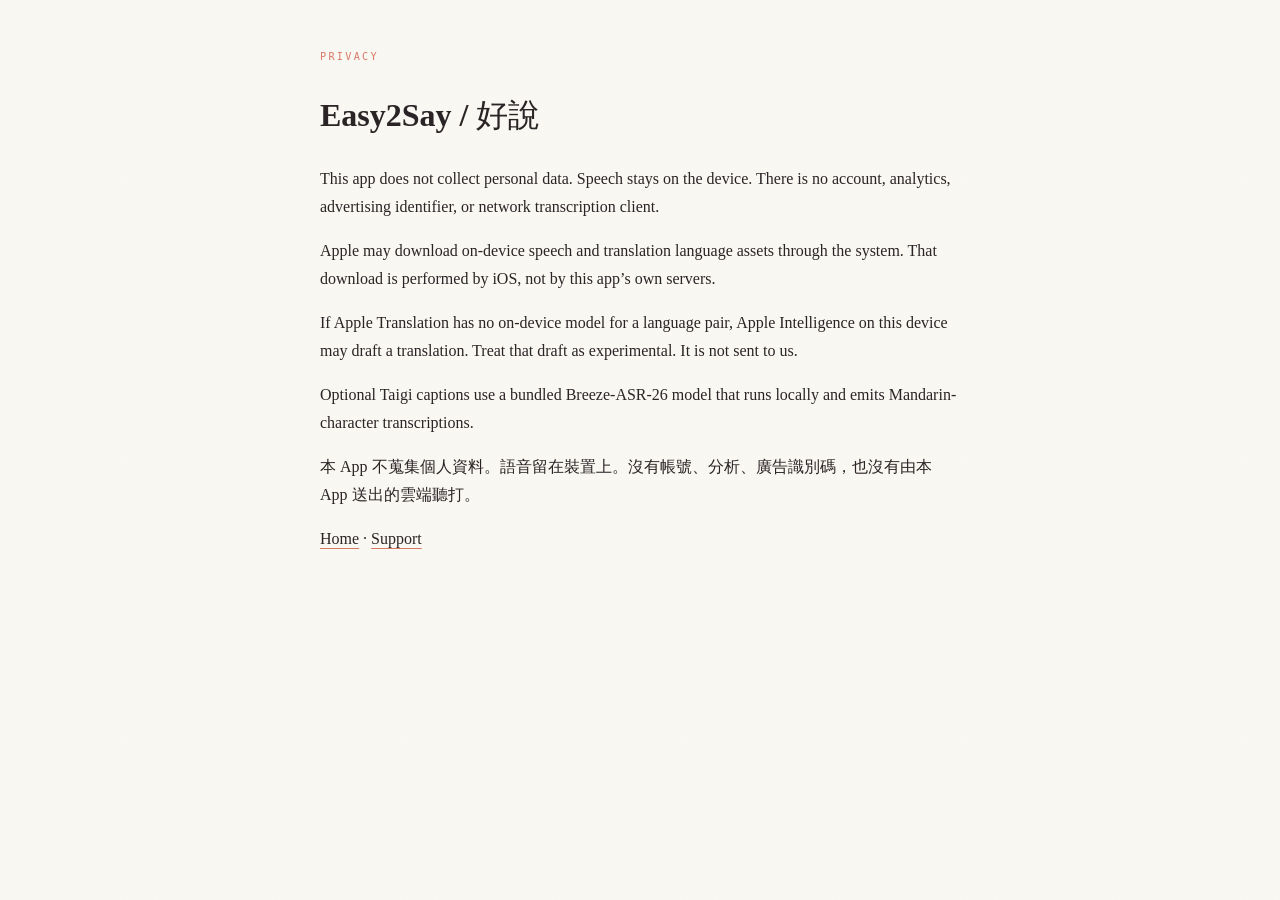
<file: docs/privacy.html>
<!DOCTYPE html>
<html lang="en">
<head>
  <meta charset="UTF-8" />
  <meta name="viewport" content="width=device-width, initial-scale=1" />
  <title>Easy2Say / 好說 — Privacy</title>
  <meta name="description" content="Easy2Say privacy policy: on-device bilingual captions with no accounts, analytics, telemetry, or cloud transcription." />
  <link rel="canonical" href="https://easy2say.app/privacy.html" />
  <link rel="stylesheet" href="css/styles.css?v=20260827-privacy" />
</head>
<body>
  <main class="container" style="padding: 48px 0 96px; max-width: 40rem;">
    <p class="eyebrow">PRIVACY</p>
    <h1>Easy2Say / 好說</h1>
    <p>This app does not collect personal data. Speech stays on the device. There is no account, analytics, advertising identifier, or network transcription client.</p>
    <p>Apple may download on-device speech and translation language assets through the system. That download is performed by iOS, not by this app’s own servers.</p>
    <p>If Apple Translation has no on-device model for a language pair, Apple Intelligence on this device may draft a translation. Treat that draft as experimental. It is not sent to us.</p>
    <p>Optional Taigi captions use a bundled Breeze-ASR-26 model that runs locally and emits Mandarin-character transcriptions.</p>
    <p lang="zh-Hant">本 App 不蒐集個人資料。語音留在裝置上。沒有帳號、分析、廣告識別碼，也沒有由本 App 送出的雲端聽打。</p>
    <p><a href="./">Home</a> · <a href="./support.html">Support</a></p>
  </main>
</body>
</html>
</file>
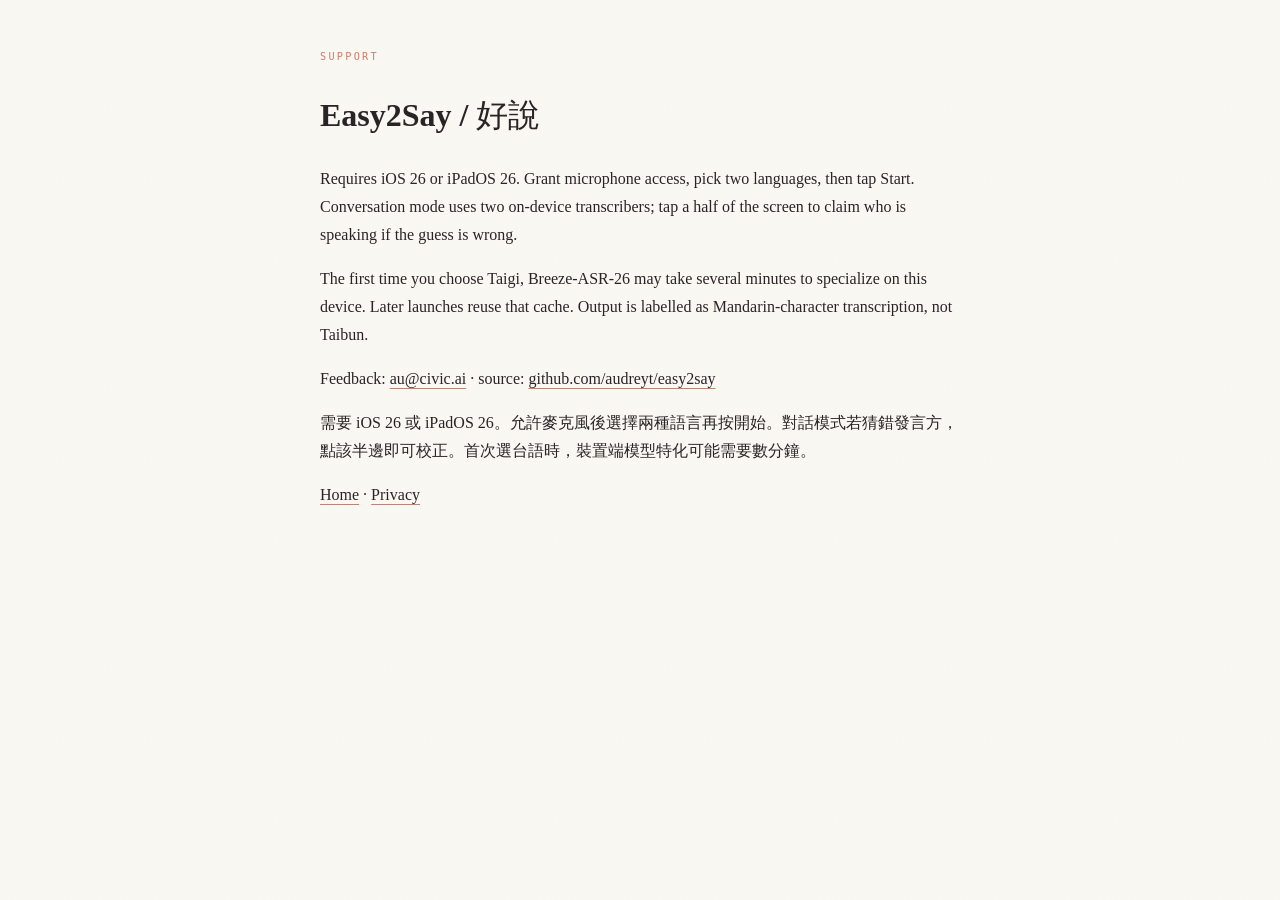
<file: docs/support.html>
<!DOCTYPE html>
<html lang="en">
<head>
  <meta charset="UTF-8" />
  <meta name="viewport" content="width=device-width, initial-scale=1" />
  <title>Easy2Say / 好說 — Support</title>
  <meta name="description" content="Easy2Say support for private, on-device bilingual captions on iPhone and iPad." />
  <link rel="canonical" href="https://easy2say.app/support.html" />
  <link rel="stylesheet" href="css/styles.css?v=20260827-privacy" />
</head>
<body>
  <main class="container" style="padding: 48px 0 96px; max-width: 40rem;">
    <p class="eyebrow">SUPPORT</p>
    <h1>Easy2Say / 好說</h1>
    <p>Requires iOS 26 or iPadOS 26. Grant microphone access, pick two languages, then tap Start. Conversation mode uses two on-device transcribers; tap a half of the screen to claim who is speaking if the guess is wrong.</p>
    <p>The first time you choose Taigi, Breeze-ASR-26 may take several minutes to specialize on this device. Later launches reuse that cache. Output is labelled as Mandarin-character transcription, not Taibun.</p>
    <p>Feedback: <a href="mailto:au@civic.ai">au@civic.ai</a> · source: <a href="https://github.com/audreyt/easy2say">github.com/audreyt/easy2say</a></p>
    <p lang="zh-Hant">需要 iOS 26 或 iPadOS 26。允許麥克風後選擇兩種語言再按開始。對話模式若猜錯發言方，點該半邊即可校正。首次選台語時，裝置端模型特化可能需要數分鐘。</p>
    <p><a href="./">Home</a> · <a href="./privacy.html">Privacy</a></p>
  </main>
</body>
</html>
</file>
<file: docs/css/styles.css>
/* v2s-ios — warm editorial system, adapted from the Humanist Review language */
:root {
  --paper: #faf8f3;
  --cream: #f7f1ea;
  --shell: #f2efe8;
  --wash: #f7ecd9;
  --ink: #1c1718;
  --plum: #4d2a33;
  --plum-light: #6a3a47;
  --text: #2a2325;
  --muted: #75685f;
  --stone: #b2a496;
  --border: #e5ddd2;
  --peach: #fadbc9;
  --coral: #f4a499;
  --coral-deep: #d97967;
  --art-surface: #f5e9d8;
  --art-ink: #4d2a33;
  --shadow: rgba(56, 38, 40, 0.12);
  --lanyang-ming: "jf-lanyangming", "Songti TC", "Noto Serif TC", serif;
  --lanyang-hei: "jf-lanyanghei", "PingFang TC", "Noto Sans TC", sans-serif;
  --display: "DM Sans", var(--lanyang-hei), system-ui, sans-serif;
  --serif: "Newsreader", "Iowan Old Style", var(--lanyang-ming), Georgia, serif;
  --mono: "JetBrains Mono", "SFMono-Regular", Consolas, monospace;
  --container: min(1180px, calc(100% - 48px));
  --measure: 43rem;
  --header-h: 72px;
  --ease: cubic-bezier(0.22, 1, 0.36, 1);
  color-scheme: light;
}

@media (prefers-color-scheme: dark) {
  :root {
    --paper: #1d1719;
    --cream: #241c1e;
    --shell: #211a1c;
    --wash: #2a2124;
    --ink: #f2ece4;
    --text: #cfc4ba;
    --muted: #97887d;
    --stone: #8a7d70;
    --border: #382e30;
    --peach: #d29a80;
    --coral: #f4a499;
    --coral-deep: #e58b78;
    --art-surface: #2a2124;
    --art-ink: #f4a499;
    --shadow: rgba(0, 0, 0, 0.34);
    color-scheme: dark;
  }
}

*,
*::before,
*::after {
  box-sizing: border-box;
}

html {
  scroll-behavior: smooth;
  scroll-padding-top: calc(var(--header-h) + 18px);
  hanging-punctuation: first allow-end last;
  -webkit-text-size-adjust: 100%;
}

body {
  margin: 0;
  min-width: 320px;
  overflow-x: hidden;
  color: var(--text);
  background: var(--paper);
  font-family: var(--serif);
  font-size: 1rem;
  font-weight: 400;
  line-height: 1.75;
  text-rendering: optimizeLegibility;
  -webkit-font-smoothing: antialiased;
  -moz-osx-font-smoothing: grayscale;
  -webkit-tap-highlight-color: transparent;
  font-synthesis: none;
}

body::before {
  content: "";
  position: fixed;
  inset: 0;
  z-index: 90;
  pointer-events: none;
  opacity: 0.035;
  background-image: url("data:image/svg+xml,%3Csvg xmlns='http://www.w3.org/2000/svg' width='140' height='140'%3E%3Cfilter id='n'%3E%3CfeTurbulence type='fractalNoise' baseFrequency='.84' numOctaves='2' stitchTiles='stitch'/%3E%3CfeColorMatrix type='saturate' values='0'/%3E%3C/filter%3E%3Crect width='140' height='140' filter='url(%23n)' opacity='.55'/%3E%3C/svg%3E");
}

::selection {
  color: var(--plum);
  background: var(--peach);
}

img,
svg {
  display: block;
  max-width: 100%;
}

button,
a {
  -webkit-tap-highlight-color: transparent;
}

a {
  color: inherit;
  text-decoration-color: var(--coral-deep);
  text-decoration-thickness: 1px;
  text-underline-offset: 4px;
  transition: color 180ms ease, text-decoration-color 180ms ease;
}

a:hover {
  color: var(--coral-deep);
}

:focus-visible {
  outline: 2px solid var(--coral-deep);
  outline-offset: 3px;
}

code {
  font-family: var(--mono);
  font-size: 0.86em;
}

.container {
  width: var(--container);
  margin-inline: auto;
}

.skip-link {
  position: fixed;
  top: 10px;
  left: 10px;
  z-index: 1000;
  padding: 8px 16px;
  color: var(--paper);
  background: var(--ink);
  border-radius: 2px;
  font-family: var(--mono);
  font-size: 0.72rem;
  letter-spacing: 0.08em;
  text-decoration: none;
  transform: translateY(-220%);
  transition: transform 180ms ease;
}

.skip-link:focus {
  transform: none;
}

/* Header */
.site-header {
  position: sticky;
  top: 0;
  z-index: 80;
  min-height: var(--header-h);
  background: var(--paper);
  background: color-mix(in srgb, var(--paper) 88%, transparent);
  border-bottom: 1px solid var(--border);
  -webkit-backdrop-filter: blur(16px) saturate(1.15);
  backdrop-filter: blur(16px) saturate(1.15);
}

.header-inner {
  display: flex;
  align-items: center;
  justify-content: space-between;
  min-height: var(--header-h);
  gap: 20px;
}

.brand {
  display: inline-flex;
  align-items: center;
  flex: none;
  gap: 10px;
  color: var(--ink);
  text-decoration: none;
}

.brand:hover {
  color: var(--coral-deep);
}

.brand-icon {
  width: 34px;
  height: 34px;
  border-radius: 9px;
  box-shadow: 0 0 0 1px color-mix(in srgb, var(--ink) 10%, transparent);
}

.brand-lockup {
  display: grid;
  line-height: 1;
}

.brand-lockup strong {
  font-family: var(--display);
  font-size: 1.05rem;
  font-weight: 700;
  letter-spacing: -0.02em;
}

.brand-lockup small {
  margin-top: 5px;
  color: var(--muted);
  font-family: var(--mono);
  font-size: 0.54rem;
  font-weight: 400;
  letter-spacing: 0.14em;
  text-transform: uppercase;
}

.nav {
  display: none;
  align-items: center;
  gap: clamp(18px, 2vw, 30px);
}

.nav a {
  position: relative;
  color: var(--muted);
  font-family: var(--mono);
  font-size: 0.63rem;
  font-weight: 500;
  letter-spacing: 0.13em;
  text-decoration: none;
  text-transform: uppercase;
}

.nav a::after {
  content: "";
  position: absolute;
  right: 0;
  bottom: -8px;
  left: 0;
  height: 1px;
  background: var(--coral-deep);
  transform: scaleX(0);
  transition: transform 220ms var(--ease);
}

.nav a:hover {
  color: var(--ink);
}

.nav a:hover::after,
.nav a:focus-visible::after {
  transform: scaleX(1);
}

.header-actions {
  display: flex;
  align-items: center;
  justify-content: flex-end;
  gap: 8px;
}

.lang-toggle {
  display: inline-flex;
  align-items: center;
  gap: 2px;
  padding: 2px;
  border: 1px solid var(--border);
  border-radius: 999px;
  background: var(--shell);
}

.lang-option {
  min-width: 38px;
  min-height: 28px;
  padding: 3px 9px;
  color: var(--muted);
  background: transparent;
  border: 0;
  border-radius: 999px;
  cursor: pointer;
  font-family: var(--mono);
  font-size: 0.58rem;
  font-weight: 500;
  letter-spacing: 0.08em;
  transition: color 180ms ease, background 180ms ease;
}

.lang-option:hover {
  color: var(--ink);
}

.lang-option.is-active {
  color: var(--paper);
  background: var(--ink);
}

.lang-toggle-mobile {
  display: none;
}

.nav-toggle {
  display: flex;
  width: 42px;
  height: 42px;
  padding: 0;
  flex-direction: column;
  align-items: center;
  justify-content: center;
  gap: 5px;
  color: var(--ink);
  background: transparent;
  border: 1px solid var(--border);
  border-radius: 50%;
  cursor: pointer;
}

.nav-toggle span {
  display: block;
  width: 17px;
  height: 1px;
  background: currentColor;
  transition: transform 220ms var(--ease), opacity 160ms ease;
}

.nav-toggle[aria-expanded="true"] span:nth-child(1) {
  transform: translateY(6px) rotate(45deg);
}

.nav-toggle[aria-expanded="true"] span:nth-child(2) {
  opacity: 0;
}

.nav-toggle[aria-expanded="true"] span:nth-child(3) {
  transform: translateY(-6px) rotate(-45deg);
}

.mobile-nav {
  position: absolute;
  top: var(--header-h);
  right: 0;
  left: 0;
  display: flex;
  flex-direction: column;
  padding: 18px 24px 24px;
  background: var(--paper);
  border-bottom: 1px solid var(--border);
  box-shadow: 0 18px 34px var(--shadow);
}

.mobile-nav[hidden] {
  display: none;
}

.mobile-nav a {
  padding: 12px 0;
  color: var(--text);
  border-bottom: 1px solid var(--border);
  font-family: var(--display);
  font-size: 0.96rem;
  font-weight: 600;
  text-decoration: none;
}

.mobile-nav a:last-child {
  color: var(--coral-deep);
  border-bottom: 0;
}

/* Buttons */
.btn {
  display: inline-flex;
  min-height: 40px;
  align-items: center;
  justify-content: center;
  gap: 5px;
  border: 1px solid transparent;
  border-radius: 2px;
  cursor: pointer;
  font-family: var(--mono);
  font-weight: 500;
  letter-spacing: 0.06em;
  line-height: 1;
  text-decoration: none;
  transition: color 200ms ease, background 200ms ease, border-color 200ms ease, transform 180ms var(--ease), box-shadow 200ms ease;
}

.btn:hover {
  transform: translateY(-2px);
}

.btn:active {
  transform: translateY(0);
}

.btn-sm {
  min-height: 34px;
  padding: 7px 12px;
  font-size: 0.62rem;
  text-transform: uppercase;
}

.btn-lg {
  min-height: 48px;
  padding: 13px 19px;
  font-size: 0.68rem;
  text-transform: uppercase;
}

.btn-primary {
  color: var(--paper);
  background: var(--ink);
  border-color: var(--ink);
  box-shadow: 0 10px 26px color-mix(in srgb, var(--ink) 14%, transparent);
}

.btn-primary:hover {
  color: #fff8ed;
  background: var(--plum-light);
  border-color: var(--plum-light);
  box-shadow: 0 14px 32px color-mix(in srgb, var(--plum) 20%, transparent);
}

.btn-ghost {
  color: var(--muted);
  background: transparent;
  border-color: var(--stone);
}

.btn-ghost:hover {
  color: var(--coral-deep);
  border-color: var(--coral-deep);
}

.btn-text {
  color: var(--ink);
  background: transparent;
}

.btn-text:hover {
  color: var(--coral-deep);
}

.btn-light {
  color: var(--plum);
  background: #fff8ed;
  border-color: #fff8ed;
}

.btn-light:hover {
  color: var(--plum);
  background: var(--peach);
  border-color: var(--peach);
}

.btn-dark-outline {
  color: #f8eedd;
  background: transparent;
  border-color: rgba(250, 219, 201, 0.4);
}

.btn-dark-outline:hover {
  color: var(--peach);
  border-color: var(--peach);
}

/* Hero */
.hero {
  position: relative;
  padding: clamp(64px, 6vw, 86px) 0 0;
}

.hero-copy {
  max-width: 980px;
  text-align: center;
}

.badge-row {
  display: flex;
  flex-wrap: wrap;
  justify-content: center;
  gap: 10px;
  margin-bottom: clamp(24px, 4vw, 38px);
}

.badge {
  display: inline-flex;
  align-items: center;
  min-height: 27px;
  padding: 3px 10px;
  color: var(--coral-deep);
  border: 1px solid var(--stone);
  border-radius: 2px;
  font-family: var(--mono);
  font-size: 0.6rem;
  font-weight: 500;
  letter-spacing: 0.16em;
  text-transform: uppercase;
}

.badge::before {
  content: "";
  width: 5px;
  height: 5px;
  margin-right: 7px;
  background: var(--coral);
  border-radius: 50%;
}

.badge-muted {
  color: var(--muted);
  border-color: var(--border);
}

.badge-muted::before {
  background: var(--stone);
}

.hero h1 {
  max-width: 12em;
  margin: 0 auto;
  color: var(--ink);
  font-family: var(--display);
  font-size: clamp(3rem, 6.2vw, 5.3rem);
  font-weight: 900;
  letter-spacing: -0.055em;
  line-height: 0.98;
  text-wrap: balance;
}

.hero h1 em {
  color: var(--coral-deep);
  font-family: var(--serif);
  font-weight: 400;
  letter-spacing: -0.035em;
}

.hero-lead {
  max-width: 39em;
  margin: clamp(25px, 3.5vw, 38px) auto 0;
  color: var(--muted);
  font-size: clamp(1.08rem, 1.8vw, 1.28rem);
  line-height: 1.72;
  text-wrap: balance;
}

.hero-cta {
  display: flex;
  flex-wrap: wrap;
  justify-content: center;
  gap: 8px;
  margin-top: 30px;
}

.hero-art {
  width: min(1248px, calc(100% - 48px));
  margin: clamp(48px, 5vw, 60px) auto 0;
}

.art-frame {
  position: relative;
  min-height: clamp(590px, 55vw, 720px);
  overflow: hidden;
  background:
    radial-gradient(90% 130% at 80% 8%, color-mix(in srgb, var(--peach) 26%, transparent), transparent 58%),
    radial-gradient(76% 100% at 13% 88%, color-mix(in srgb, var(--coral) 18%, transparent), transparent 58%),
    var(--art-surface);
  border: 1px solid color-mix(in srgb, var(--stone) 50%, transparent);
  border-radius: 4px;
}

.art-frame::after {
  content: "";
  position: absolute;
  inset: 16px;
  pointer-events: none;
  border: 1px solid color-mix(in srgb, var(--stone) 40%, transparent);
  border-radius: 2px;
}

.voice-art {
  position: absolute;
  top: 50%;
  left: -1.5%;
  width: min(60%, 750px);
  height: auto;
  transform: translateY(-50%);
}

.art-ring {
  fill: none;
  stroke: var(--stone);
  stroke-width: 1;
  opacity: 0.56;
}

.art-ring-dashed {
  stroke-dasharray: 3 8;
  opacity: 0.5;
  transform-box: fill-box;
  transform-origin: center;
}

.art-arc,
.art-line {
  fill: none;
  stroke: var(--coral-deep);
  stroke-width: 1.2;
  opacity: 0.5;
}

.art-line {
  stroke: var(--stone);
  stroke-width: 1;
}

.wave-dots {
  fill: var(--coral);
  opacity: 0.92;
}

.art-disc {
  fill: var(--coral-deep);
  opacity: 0.7;
}

.art-disc-large {
  fill: var(--peach);
  opacity: 0.58;
}

.art-words {
  position: absolute;
  left: clamp(34px, 7vw, 94px);
  bottom: 45px;
  z-index: 2;
  display: flex;
  align-items: center;
  gap: 13px;
  color: var(--muted);
  font-family: var(--mono);
  font-size: clamp(0.54rem, 0.85vw, 0.68rem);
  letter-spacing: 0.24em;
}

.art-words i {
  color: var(--coral-deep);
  font-family: var(--serif);
  font-size: 1.25rem;
  font-style: normal;
  letter-spacing: 0;
}

.caption-fragment {
  position: absolute;
  z-index: 4;
  display: grid;
  min-width: 220px;
  gap: 5px;
  padding: 12px 16px;
  color: #f8eedd;
  background: color-mix(in srgb, var(--plum) 91%, transparent);
  border: 1px solid rgba(250, 219, 201, 0.24);
  border-radius: 2px;
  box-shadow: 0 14px 34px rgba(36, 20, 25, 0.18);
  -webkit-backdrop-filter: blur(10px);
  backdrop-filter: blur(10px);
}

.caption-fragment small {
  color: var(--coral);
  font-family: var(--mono);
  font-size: 0.52rem;
  letter-spacing: 0.18em;
}

.caption-fragment span {
  font-size: 0.92rem;
  line-height: 1.3;
}

.caption-fragment-source {
  top: 32%;
  left: 10%;
}

.caption-fragment-translation {
  top: calc(32% + 78px);
  left: 17%;
}

.phone-stage {
  position: absolute;
  top: 50%;
  right: clamp(6%, 9vw, 13%);
  z-index: 3;
  width: clamp(248px, 24vw, 330px);
  transform: translateY(-50%);
}

.phone-halo {
  position: absolute;
  inset: 12% -25%;
  z-index: -1;
  background: radial-gradient(circle, color-mix(in srgb, var(--coral) 34%, transparent), transparent 68%);
  filter: blur(22px);
}

.phone-shell {
  padding: 9px;
  background: #0a090a;
  border: 1px solid rgba(255, 255, 255, 0.12);
  border-radius: 53px;
  box-shadow:
    0 40px 80px rgba(35, 17, 22, 0.3),
    0 8px 24px rgba(35, 17, 22, 0.2),
    inset 0 0 0 1px rgba(255, 255, 255, 0.06);
}

.phone-shell img {
  width: 100%;
  height: auto;
  border-radius: 44px;
}

.hero-art figcaption {
  display: grid;
  grid-template-columns: auto 1fr auto;
  align-items: baseline;
  gap: 20px;
  margin: 24px 0 0;
  padding: 14px 2px;
  color: var(--muted);
  border-top: 1px solid var(--border);
  border-bottom: 1px solid var(--border);
  font-family: var(--mono);
  font-size: 0.62rem;
  letter-spacing: 0.08em;
  line-height: 1.65;
}

.figure-label {
  color: var(--coral-deep);
  letter-spacing: 0.18em;
}

.figure-meta {
  color: var(--stone);
  letter-spacing: 0.14em;
  text-transform: uppercase;
}

/* Editorial principles */
.highlights {
  padding: clamp(68px, 9vw, 110px) 0 0;
}

.highlights-grid {
  display: grid;
  border-top: 1px solid var(--border);
  border-bottom: 1px solid var(--border);
}

.highlight-card {
  position: relative;
  padding: 34px clamp(24px, 3vw, 38px) 38px;
}

.highlight-card + .highlight-card {
  border-top: 1px solid var(--border);
}

.card-index,
.feature-num {
  color: var(--coral-deep);
  font-family: var(--mono);
  font-size: 0.58rem;
  letter-spacing: 0.18em;
}

.highlight-icon {
  display: grid;
  width: 42px;
  height: 42px;
  margin: 20px 0 17px;
  place-items: center;
  color: var(--plum);
  background: var(--peach);
  border-radius: 50%;
}

@media (prefers-color-scheme: dark) {
  .highlight-icon {
    color: var(--peach);
    background: var(--wash);
  }
}

.highlight-icon svg {
  width: 21px;
  height: 21px;
}

.highlight-card h3 {
  margin: 0 0 10px;
  color: var(--ink);
  font-family: var(--display);
  font-size: 1.1rem;
  font-weight: 700;
  letter-spacing: -0.015em;
  line-height: 1.35;
}

.highlight-card p {
  margin: 0;
  color: var(--muted);
  font-size: 0.97rem;
  line-height: 1.75;
}

/* Sections */
.section {
  padding: clamp(88px, 10vw, 138px) 0;
}

.section-alt {
  background: var(--cream);
}

.section-header {
  position: relative;
  max-width: 760px;
  margin-bottom: clamp(46px, 6vw, 72px);
}

.section-header::after {
  content: attr(data-section);
  position: absolute;
  top: -0.55em;
  right: -0.08em;
  z-index: -1;
  color: transparent;
  font-family: var(--display);
  font-size: clamp(5rem, 12vw, 9rem);
  font-weight: 700;
  line-height: 1;
  opacity: 0.6;
  -webkit-text-stroke: 1px var(--stone);
  pointer-events: none;
  user-select: none;
}

.eyebrow {
  margin: 0 0 18px;
  color: var(--coral-deep);
  font-family: var(--mono);
  font-size: 0.64rem;
  font-weight: 500;
  letter-spacing: 0.22em;
  text-transform: uppercase;
}

.section-header h2,
.privacy-heading h2 {
  max-width: 13em;
  margin: 0;
  color: var(--ink);
  font-family: var(--display);
  font-size: clamp(2rem, 4.8vw, 3.55rem);
  font-weight: 700;
  letter-spacing: -0.045em;
  line-height: 1.08;
  text-wrap: balance;
}

.section-lead {
  max-width: 39em;
  margin: 24px 0 0;
  color: var(--muted);
  font-size: 1.08rem;
  line-height: 1.8;
  text-wrap: pretty;
}

.feature-grid {
  display: grid;
  grid-template-columns: 1fr;
}

.feature-card {
  position: relative;
  padding: 28px 0 30px;
  border-top: 1px solid var(--border);
}

.feature-card h3 {
  margin: 18px 0 10px;
  color: var(--ink);
  font-family: var(--display);
  font-size: 1.13rem;
  font-weight: 700;
  letter-spacing: -0.02em;
}

.feature-card p {
  max-width: 31em;
  margin: 0;
  color: var(--muted);
  font-size: 0.96rem;
  line-height: 1.75;
}

/* How it works */
.steps-list {
  display: grid;
  grid-template-columns: 1fr;
  gap: 0;
  margin: 0;
  padding: 0;
  list-style: none;
  border-top: 1px solid var(--border);
  border-bottom: 1px solid var(--border);
}

.steps-list li {
  position: relative;
  min-height: 250px;
  padding: 30px 0 36px;
}

.steps-list li + li {
  border-top: 1px solid var(--border);
}

.step-marker {
  display: grid;
  width: 40px;
  height: 40px;
  margin-bottom: 42px;
  place-items: center;
  color: var(--paper);
  background: var(--ink);
  border-radius: 50%;
  font-family: var(--mono);
  font-size: 0.68rem;
}

.steps-list strong {
  display: block;
  margin-bottom: 11px;
  color: var(--ink);
  font-family: var(--display);
  font-size: 1.26rem;
  font-weight: 700;
  letter-spacing: -0.02em;
}

.steps-list li > span:last-child {
  display: block;
  max-width: 29em;
  color: var(--muted);
  font-size: 0.98rem;
  line-height: 1.75;
}

/* Languages */
.language-groups {
  display: grid;
  gap: 48px;
}

.language-group {
  padding-top: 18px;
  border-top: 1px solid var(--border);
}

.lang-note {
  margin: 0 0 22px;
  color: var(--ink);
  font-family: var(--mono);
  font-size: 0.64rem;
  font-weight: 500;
  letter-spacing: 0.14em;
  text-transform: uppercase;
}

.lang-chips {
  display: flex;
  flex-wrap: wrap;
  gap: 8px;
  margin: 0;
  padding: 0;
  list-style: none;
}

.lang-chips li {
  padding: 7px 12px 6px;
  color: var(--muted);
  border: 1px solid var(--border);
  border-radius: 2px;
  font-family: var(--serif);
  font-size: 0.9rem;
  line-height: 1.35;
  transition: color 180ms ease, border-color 180ms ease, background 180ms ease;
}

.lang-chips li:hover {
  color: var(--ink);
  background: var(--wash);
  border-color: var(--stone);
}

.lang-chips .lang-chip-special {
  color: var(--coral-deep);
  border-color: var(--coral);
}

.lang-footnote {
  max-width: 48em;
  margin: 42px 0 0;
  color: var(--muted);
  font-size: 0.92rem;
  line-height: 1.75;
}

.lang-footnote a {
  color: var(--ink);
}

.lang-footnote a:hover {
  color: var(--coral-deep);
}

/* Privacy — always dark */
.privacy-section {
  position: relative;
  overflow: hidden;
  color: #f8eedd;
  background:
    radial-gradient(110% 100% at 12% 0%, #653845 0%, transparent 58%),
    radial-gradient(85% 120% at 92% 100%, #3d2029 0%, transparent 62%),
    var(--plum);
}

.privacy-section::before {
  content: "";
  position: absolute;
  top: -140px;
  right: 7vw;
  width: 330px;
  height: 330px;
  border: 1px dashed rgba(250, 219, 201, 0.18);
  border-radius: 50%;
}

.privacy-section::after {
  content: "";
  position: absolute;
  right: calc(7vw + 72px);
  bottom: -190px;
  width: 420px;
  height: 420px;
  border: 1px solid rgba(250, 219, 201, 0.12);
  border-radius: 50%;
}

.privacy-block {
  position: relative;
  z-index: 1;
  display: grid;
  gap: clamp(42px, 7vw, 96px);
}

.privacy-heading .eyebrow {
  color: var(--coral);
}

.privacy-heading h2 {
  color: #fffaf2;
}

.check-list {
  margin: 0;
  padding: 0;
  list-style: none;
  border-top: 1px solid rgba(250, 219, 201, 0.24);
}

.check-list li {
  position: relative;
  padding: 19px 0 19px 34px;
  color: rgba(248, 238, 221, 0.82);
  border-bottom: 1px solid rgba(250, 219, 201, 0.18);
  font-size: 0.98rem;
  line-height: 1.7;
}

.check-list li::before {
  content: "✓";
  position: absolute;
  top: 19px;
  left: 0;
  color: var(--coral);
  font-family: var(--mono);
  font-size: 0.78rem;
}

/* Build */
.install-steps {
  display: grid;
  gap: 0;
  max-width: 900px;
  border-top: 1px solid var(--border);
}

.install-step {
  display: grid;
  grid-template-columns: 48px 1fr;
  gap: clamp(18px, 3vw, 32px);
  padding: 30px 0;
  border-bottom: 1px solid var(--border);
}

.step-num {
  display: grid;
  width: 40px;
  height: 40px;
  place-items: center;
  color: var(--coral-deep);
  border: 1px solid var(--stone);
  border-radius: 50%;
  font-family: var(--mono);
  font-size: 0.68rem;
}

.install-step h3 {
  margin: 3px 0 9px;
  color: var(--ink);
  font-family: var(--display);
  font-size: 1.2rem;
  font-weight: 700;
  letter-spacing: -0.02em;
}

.install-step p {
  max-width: 41em;
  margin: 0;
  color: var(--muted);
  line-height: 1.75;
}

.install-step-code p {
  margin-bottom: 20px;
}

.code-block {
  position: relative;
  overflow: hidden;
  color: #f8eedd;
  background: #21181b;
  border: 1px solid #4a373b;
  border-radius: 3px;
  box-shadow: 0 18px 44px rgba(32, 19, 23, 0.16);
}

.code-block::before {
  content: "TERMINAL";
  display: block;
  padding: 8px 14px;
  color: rgba(248, 238, 221, 0.5);
  border-bottom: 1px solid #4a373b;
  font-family: var(--mono);
  font-size: 0.5rem;
  letter-spacing: 0.2em;
}

.code-block pre {
  margin: 0;
  padding: 20px 84px 22px 20px;
  overflow-x: auto;
  color: #eadfd4;
  font-family: var(--mono);
  font-size: 0.75rem;
  line-height: 1.75;
  tab-size: 2;
}

.copy-btn {
  position: absolute;
  top: 48px;
  right: 12px;
  min-width: 56px;
  padding: 6px 8px;
  color: rgba(248, 238, 221, 0.68);
  background: transparent;
  border: 1px solid rgba(250, 219, 201, 0.3);
  border-radius: 2px;
  cursor: pointer;
  font-family: var(--mono);
  font-size: 0.55rem;
  letter-spacing: 0.08em;
  text-transform: uppercase;
  transition: color 180ms ease, border-color 180ms ease, background 180ms ease;
}

.copy-btn:hover,
.copy-btn.copied {
  color: var(--peach);
  background: rgba(250, 219, 201, 0.08);
  border-color: var(--peach);
}

.permissions-card {
  max-width: 900px;
  margin-top: 52px;
  padding: clamp(28px, 4vw, 42px);
  background: var(--cream);
  border: 1px solid var(--border);
  border-radius: 3px;
}

.permissions-kicker {
  margin: 0 0 22px;
  color: var(--coral-deep);
  font-family: var(--mono);
  font-size: 0.62rem;
  letter-spacing: 0.18em;
  text-transform: uppercase;
}

.permissions-card ul {
  display: grid;
  gap: 0;
  margin: 0;
  padding: 0;
  list-style: none;
}

.permissions-card li {
  display: grid;
  gap: 5px;
  padding: 16px 0;
  border-top: 1px solid var(--border);
}

.permissions-card strong {
  color: var(--ink);
  font-family: var(--display);
  font-size: 0.95rem;
  font-weight: 700;
}

.permissions-card li span {
  color: var(--muted);
  font-size: 0.91rem;
}

.fork-note {
  display: grid;
  gap: 24px;
  margin-top: clamp(70px, 9vw, 110px);
  padding: clamp(30px, 5vw, 54px);
  background: var(--shell);
  border-top: 3px solid var(--coral);
}

.fork-note .eyebrow {
  margin-bottom: 12px;
}

.fork-note h3 {
  max-width: 10em;
  margin: 0;
  color: var(--ink);
  font-family: var(--display);
  font-size: clamp(1.55rem, 3vw, 2.15rem);
  font-weight: 700;
  letter-spacing: -0.035em;
  line-height: 1.15;
}

.fork-note p:not(.eyebrow) {
  max-width: 42em;
  margin: 0 0 18px;
  color: var(--muted);
  line-height: 1.8;
}

.fork-note a {
  color: var(--ink);
  font-family: var(--mono);
  font-size: 0.65rem;
  letter-spacing: 0.08em;
  text-transform: uppercase;
}

/* Final band */
.cta-band {
  position: relative;
  overflow: hidden;
  padding: clamp(86px, 11vw, 148px) 0;
  color: #f8eedd;
  background:
    radial-gradient(100% 130% at 50% 0%, #663847 0%, var(--plum) 56%, #41232c 100%);
}

.cta-band::before,
.cta-band::after {
  content: "";
  position: absolute;
  border: 1px solid rgba(250, 219, 201, 0.16);
  border-radius: 50%;
}

.cta-band::before {
  top: -210px;
  left: -80px;
  width: 500px;
  height: 500px;
}

.cta-band::after {
  right: -160px;
  bottom: -320px;
  width: 640px;
  height: 640px;
  border-style: dashed;
}

.cta-inner {
  position: relative;
  z-index: 1;
  max-width: 880px;
  text-align: center;
}

.cta-kicker {
  margin: 0 0 24px;
  color: var(--coral);
  font-family: var(--mono);
  font-size: 0.62rem;
  letter-spacing: 0.3em;
  text-transform: uppercase;
}

.cta-inner h2 {
  max-width: 13em;
  margin: 0 auto;
  color: #fffaf2;
  font-family: var(--display);
  font-size: clamp(2.2rem, 5.4vw, 4.25rem);
  font-weight: 700;
  letter-spacing: -0.05em;
  line-height: 1.04;
  text-wrap: balance;
}

.cta-inner > p:not(.cta-kicker) {
  max-width: 36em;
  margin: 24px auto 0;
  color: rgba(248, 238, 221, 0.74);
  font-size: 1.05rem;
  line-height: 1.8;
}

.cta-actions {
  display: flex;
  flex-wrap: wrap;
  justify-content: center;
  gap: 10px;
  margin-top: 32px;
}

/* Footer */
.site-footer {
  padding: 34px 0 46px;
  background: var(--shell);
}

.footer-inner {
  display: flex;
  flex-wrap: wrap;
  align-items: center;
  gap: 15px 30px;
}

.footer-brand {
  display: inline-flex;
  align-items: center;
  gap: 9px;
  color: var(--ink);
  font-family: var(--display);
  font-size: 0.9rem;
  font-weight: 700;
}

.footer-brand img {
  border-radius: 7px;
}

.footer-meta {
  margin: 0;
  color: var(--muted);
  font-family: var(--mono);
  font-size: 0.57rem;
  letter-spacing: 0.06em;
}

.footer-meta a {
  color: inherit;
}

.footer-upstream {
  margin-left: auto;
}

/* Reveal */
.reveal {
  opacity: 0;
  transform: translateY(22px);
  transition: opacity 760ms ease, transform 760ms var(--ease);
}

.reveal.visible {
  opacity: 1;
  transform: none;
}

.reveal-delay {
  transition-delay: 90ms;
}

.reveal-delay-2 {
  transition-delay: 180ms;
}

@media (prefers-reduced-motion: no-preference) {
  .art-ring-dashed {
    animation: orbit 90s linear infinite;
  }

  .phone-shell {
    animation: phone-float 7s var(--ease) infinite alternate;
  }

  .wave-dots circle:nth-child(3n + 1) {
    animation: dot-breathe 5.5s ease-in-out infinite;
  }

  .wave-dots circle:nth-child(3n + 2) {
    animation: dot-breathe 5.5s ease-in-out -1.8s infinite;
  }
}

@keyframes orbit {
  to { transform: rotate(1turn); }
}

@keyframes phone-float {
  from { transform: translateY(0) rotate(0.25deg); }
  to { transform: translateY(-9px) rotate(-0.25deg); }
}

@keyframes dot-breathe {
  0%, 100% { opacity: 0.9; }
  50% { opacity: 0.35; }
}

/* Responsive layout */
@media (min-width: 680px) {
  .highlights-grid {
    grid-template-columns: repeat(3, 1fr);
  }

  .highlight-card + .highlight-card {
    border-top: 0;
    border-left: 1px solid var(--border);
  }

  .feature-grid {
    grid-template-columns: repeat(2, 1fr);
    column-gap: clamp(34px, 5vw, 68px);
  }

  .steps-list {
    grid-template-columns: repeat(3, 1fr);
  }

  .steps-list li {
    padding: 30px clamp(24px, 3vw, 38px) 38px;
  }

  .steps-list li:first-child {
    padding-left: 0;
  }

  .steps-list li + li {
    border-top: 0;
    border-left: 1px solid var(--border);
  }

  .language-groups {
    grid-template-columns: 1fr 1fr;
    gap: clamp(36px, 6vw, 72px);
  }

  .permissions-card ul {
    grid-template-columns: repeat(3, 1fr);
    gap: 28px;
  }

  .permissions-card li {
    padding-bottom: 0;
  }

  .fork-note {
    grid-template-columns: minmax(220px, 0.7fr) 1.3fr;
    gap: clamp(36px, 7vw, 90px);
  }
}

@media (min-width: 900px) {
  .feature-grid {
    grid-template-columns: repeat(3, 1fr);
  }

  .privacy-block {
    grid-template-columns: minmax(300px, 0.9fr) 1.1fr;
    align-items: start;
  }
}

@media (min-width: 1040px) {
  .nav {
    display: flex;
  }

  .nav-toggle {
    display: none;
  }
}

@media (max-width: 1039px) {
  .header-github {
    display: none;
  }

  .art-frame {
    min-height: 650px;
  }

  .phone-stage {
    right: 6%;
  }

  .caption-fragment-source {
    left: 6%;
  }

  .caption-fragment-translation {
    left: 12%;
  }
}

@media (max-width: 760px) {
  :root {
    --container: min(100% - 36px, 1180px);
    --header-h: 66px;
  }

  .header-build {
    display: none;
  }

  .hero {
    padding-top: 58px;
  }

  .hero-art {
    width: calc(100% - 24px);
  }

  .art-frame {
    min-height: 650px;
  }

  .voice-art {
    top: 35%;
    left: 50%;
    width: 105%;
    transform: translate(-50%, -50%);
  }

  .phone-stage {
    top: auto;
    right: 50%;
    bottom: 32px;
    width: min(57vw, 270px);
    transform: translateX(50%);
  }

  .caption-fragment {
    min-width: 0;
    width: min(42vw, 186px);
    padding: 10px 12px;
  }

  .caption-fragment span {
    font-size: 0.78rem;
  }

  .caption-fragment-source {
    top: 12%;
    left: 6%;
  }

  .caption-fragment-translation {
    top: 23%;
    right: 6%;
    left: auto;
  }

  .art-words {
    display: none;
  }

  .hero-art figcaption {
    grid-template-columns: auto 1fr;
  }

  .figure-meta {
    display: none;
  }

  .section-header::after {
    right: 0;
  }

  .footer-upstream {
    width: 100%;
    margin-left: 0;
  }
}

@media (max-width: 560px) {
  :root {
    --container: calc(100% - 32px);
  }

  .brand-lockup small {
    display: none;
  }

  .header-actions > .lang-toggle {
    display: none;
  }

  .lang-toggle-mobile {
    display: inline-flex;
    align-self: flex-start;
    margin-bottom: 10px;
  }

  .hero h1 {
    font-size: clamp(2.75rem, 14vw, 4.2rem);
  }

  .hero-lead {
    font-size: 1.02rem;
  }

  .hero-cta {
    align-items: stretch;
    flex-direction: column;
  }

  .hero-cta .btn {
    width: 100%;
  }

  .art-frame {
    min-height: 570px;
  }

  .phone-stage {
    width: min(62vw, 238px);
  }

  .phone-shell {
    padding: 7px;
    border-radius: 43px;
  }

  .phone-shell img {
    border-radius: 36px;
  }

  .caption-fragment {
    width: 44vw;
  }

  .hero-art figcaption {
    display: block;
    font-size: 0.58rem;
  }

  .figure-label {
    display: block;
    margin-bottom: 7px;
  }

  .highlight-card {
    padding-inline: 4px;
  }

  .section {
    padding-block: 82px;
  }

  .section-header h2,
  .privacy-heading h2 {
    font-size: clamp(2rem, 10.5vw, 3rem);
  }

  .install-step {
    grid-template-columns: 38px 1fr;
    gap: 14px;
  }

  .step-num {
    width: 34px;
    height: 34px;
  }

  .code-block {
    grid-column: 1 / -1;
    margin-left: -52px;
  }

  .code-block pre {
    padding-right: 20px;
    font-size: 0.67rem;
  }

  .copy-btn {
    position: static;
    margin: 0 0 14px 14px;
  }

  .permissions-card {
    padding-inline: 22px;
  }

  .cta-actions {
    align-items: stretch;
    flex-direction: column;
  }

  .cta-actions .btn {
    width: 100%;
  }

  .footer-inner {
    align-items: flex-start;
    flex-direction: column;
  }
}

@media (prefers-reduced-motion: reduce) {
  html {
    scroll-behavior: auto;
  }

  *,
  *::before,
  *::after {
    animation-duration: 0.01ms !important;
    animation-iteration-count: 1 !important;
    scroll-behavior: auto !important;
    transition-duration: 0.01ms !important;
  }

  .reveal {
    opacity: 1;
    transform: none;
  }
}

@media print {
  .site-header,
  .skip-link,
  .hero-cta,
  .copy-btn,
  .cta-actions,
  body::before {
    display: none !important;
  }

  body {
    color: #111;
    background: #fff;
  }

  .reveal {
    opacity: 1;
    transform: none;
  }

  .privacy-section,
  .cta-band {
    color: #111;
    background: #fff;
    border-block: 1px solid #bbb;
  }

  .privacy-heading h2,
  .cta-inner h2,
  .check-list li,
  .cta-inner > p:not(.cta-kicker) {
    color: #111;
  }
}
</file>
